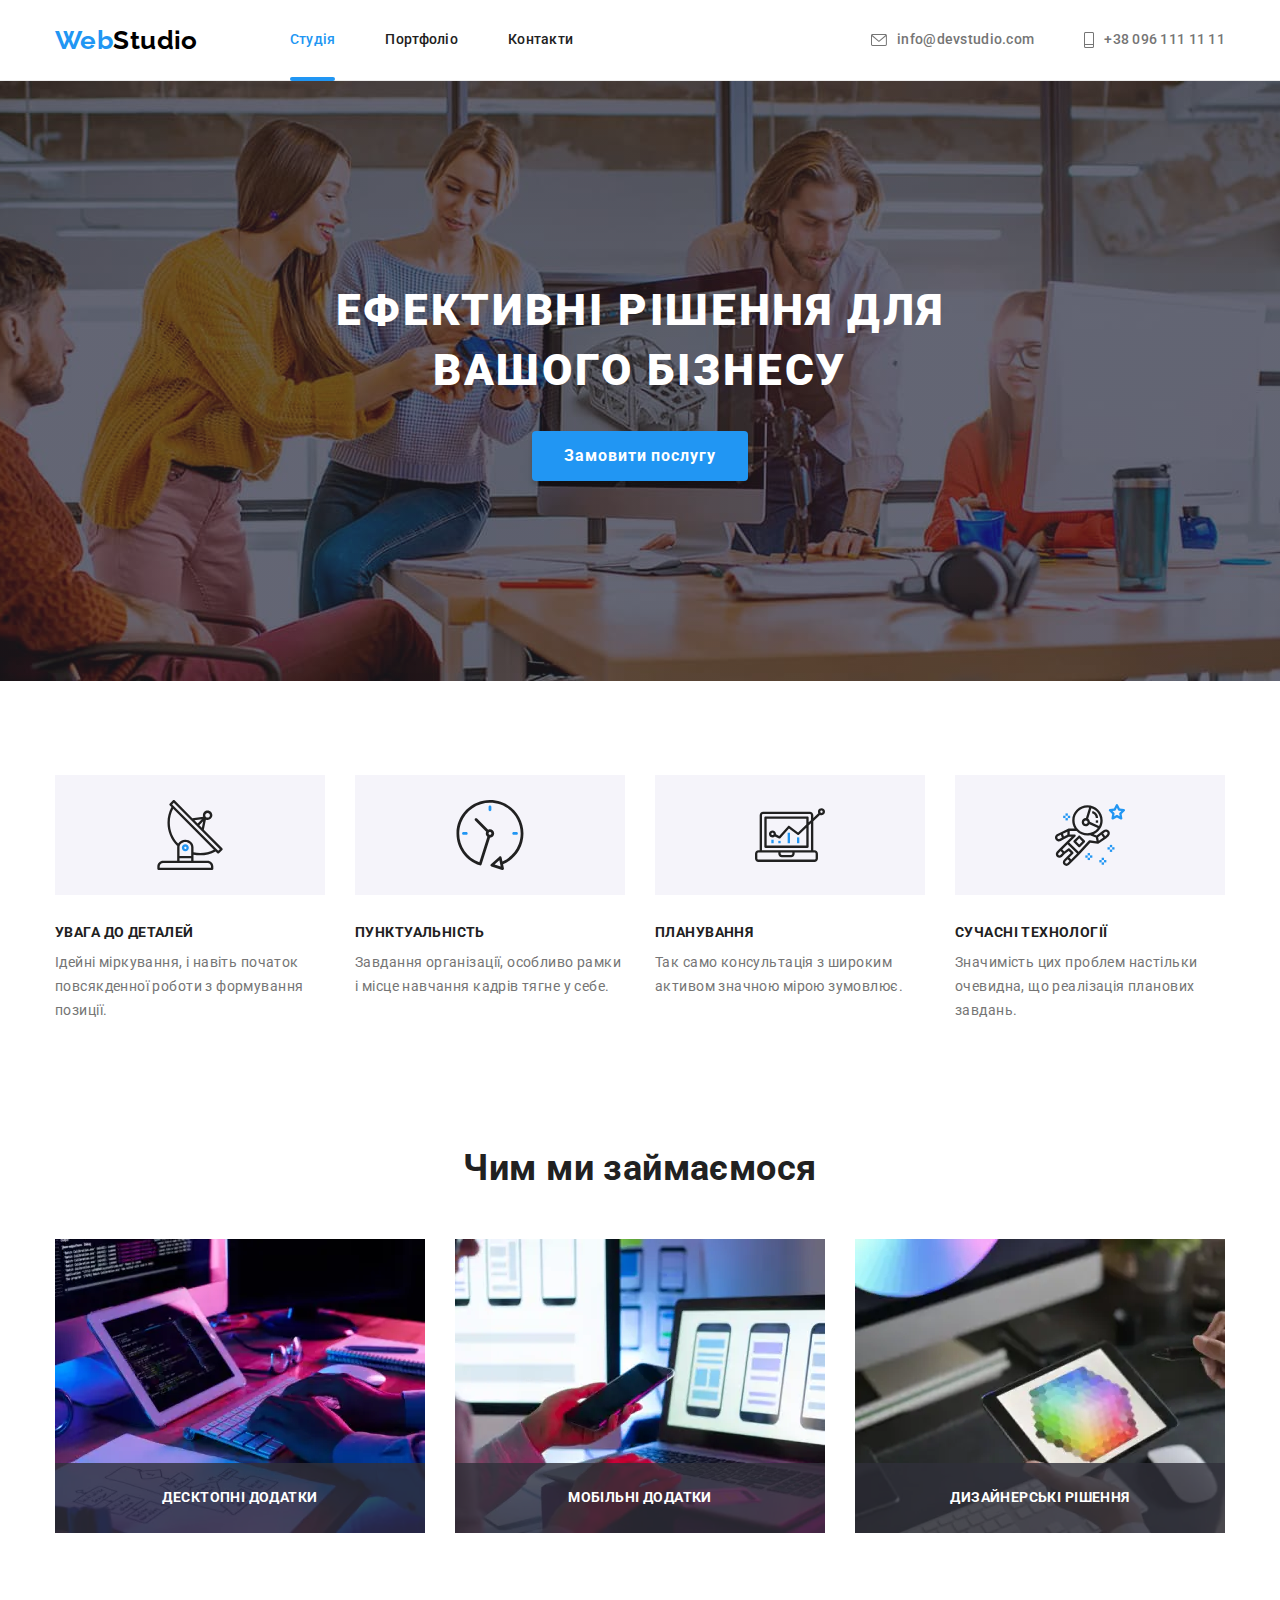
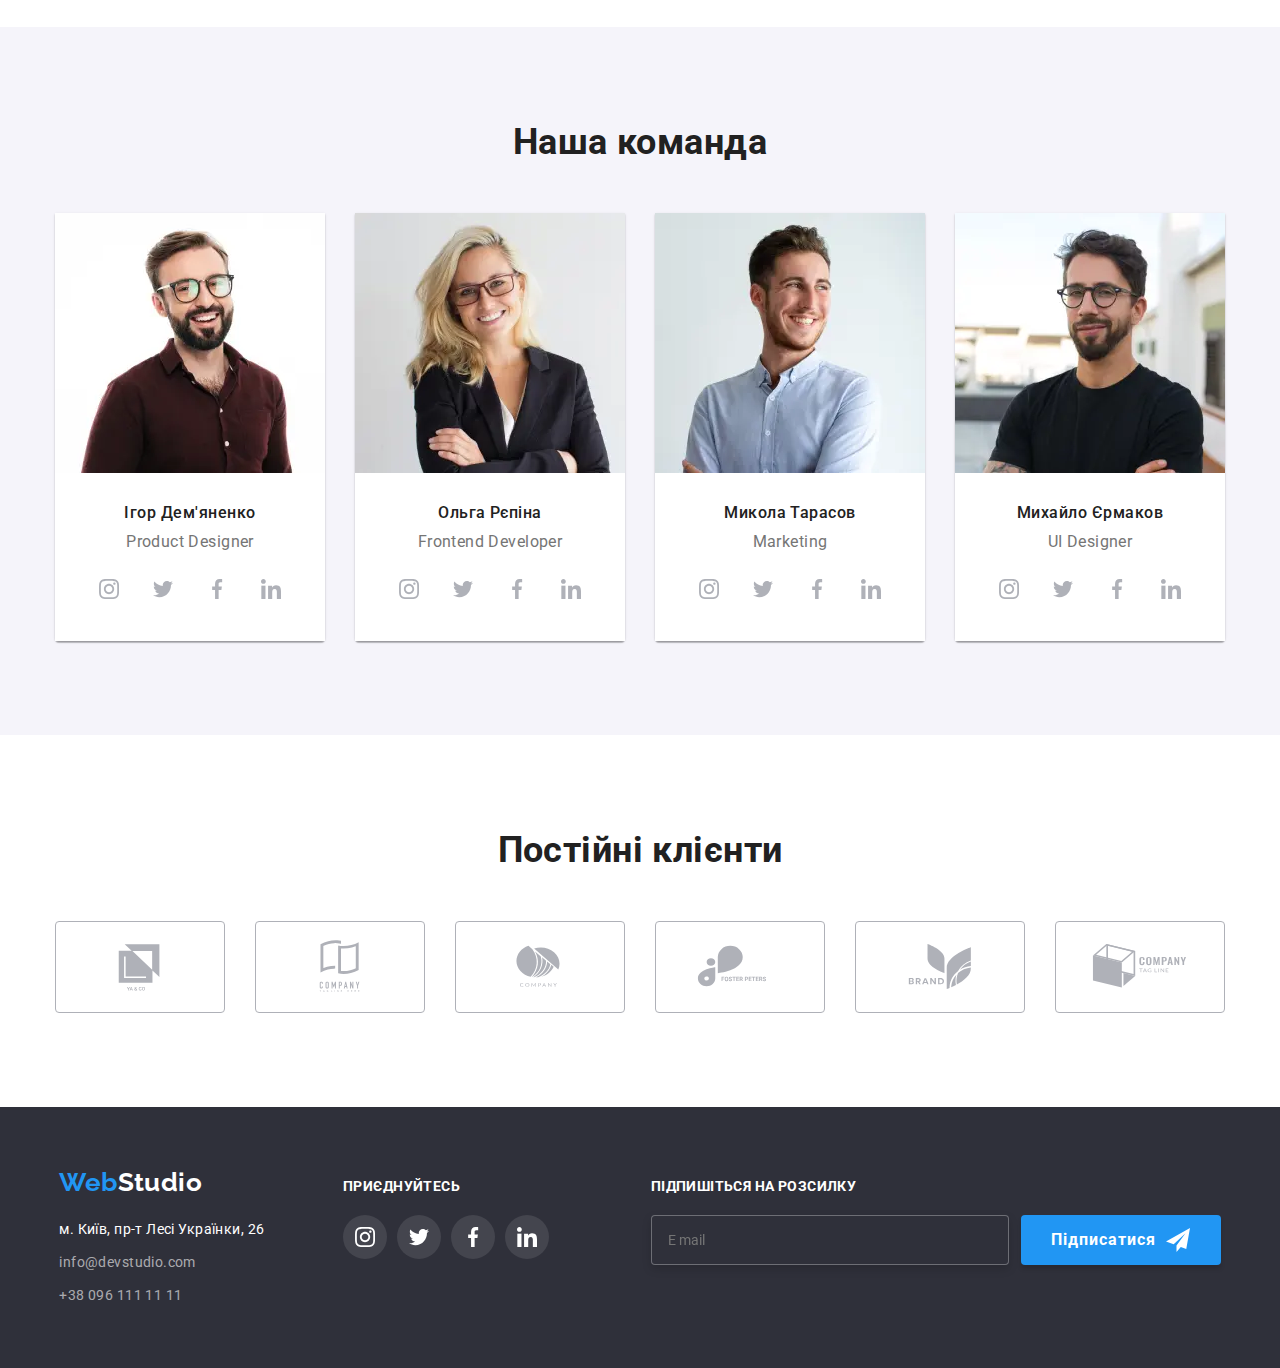
<file: index.html>
<!DOCTYPE html>
<html lang="en">
  <head>
    <meta charset="UTF-8" />
    <meta name="viewport" content="width=device-width, initial-scale=1.0" />
    <title>Студія</title>
    <link rel="preconnect" href="https://fonts.googleapis.com" />
    <link rel="preconnect" href="https://fonts.gstatic.com" crossorigin />
    <link
      href="https://fonts.googleapis.com/css2?family=Raleway:wght@700&family=Roboto:wght@400;500;700;900&display=swap"
      rel="stylesheet"
    />
    <link
      rel="stylesheet"
      href="https://cdn.jsdelivr.net/npm/modern-normalize@1.1.0/modern-normalize.min.css"
    />
    <link rel="stylesheet" href="./css/main.min.css" />
  </head>
  <body>
    <header class="page-header">
      <div class="container page-header__container">
        <nav class="page-navigation">
          <a href="./index.html" class="webstudio link"
            ><span class="webstudio__weblogo">Web</span
            ><span class="webstudio__weblogo_theme_black">Studio</span></a
          >
          <ul class="menu list">
            <li class="menu__item">
              <a href="./index.html" class="menu__link link menu__link_current">Студія</a>
            </li>
            <li class="menu__item">
              <a href="./portfolio.html" class="menu__link link">Портфоліо</a>
            </li>
            <li class="menu__item">
              <a href="#contacts" class="menu__link link">Контакти</a>
            </li>
          </ul>
        </nav>
        <button type="button" class="open-mobile-menu-btn js-open-menu">
          <svg class="open-mobile-menu-btn__icon">
            <use href="./images/icons.svg#icon-burger"></use>
          </svg>
        </button>
        <ul class="page-contacts list">
          <li class="page-contacts__item">
            <a href="mailto:info@devstudio.com" class="page-contacts__link link">
              <svg aria-label="Mail" class="page-contacts__img" width="16" height="12">
                <use href="./images/icons.svg#icon-mail"></use>
              </svg>
              <span>info@devstudio.com</span></a
            >
          </li>
          <li class="page-contacts__item">
            <a href="tel:+380961111111" class="page-contacts__link link">
              <svg aria-label="Smartphone" class="page-contacts__img" width="10" height="16">
                <use href="./images/icons.svg#icon-smartphone"></use>
              </svg>
              <span>+38 096 111 11 11</span>
            </a>
          </li>
        </ul>
      </div>
      <div class="mobile-menu js-menu-container">
        <div class="mobile-menu__container container">
          <button class="mobile-menu__close-btn js-close-menu">
            <svg class="mobile-menu__close-icon">
              <use href="./images/icons.svg#icon-close"></use>
            </svg>
          </button>
          <ul class="mobile-nav list">
            <li class="mobile-nav__item">
              <a href="./index.html" class="mobile-nav__link link current">Студія</a>
            </li>
            <li class="mobile-nav__item">
              <a href="./portfolio.html" class="mobile-nav__link link">Портфоліо</a>
            </li>
            <li class="mobile-nav__item">
              <a href="#contacts" class="mobile-nav__link link">Контакти</a>
            </li>
          </ul>
          <ul class="mobile-contacts list">
            <li class="mobile-contacts__item">
              <a href="tel:+380961111111" class="mobile-contacts__link link">+38 096 111 11 11</a>
            </li>
            <li class="mobile-contacts__item">
              <a
                href="mailto:info@devstudio.com"
                class="mobile-contacts__link mobile-contacts__mail link"
                >info@devstudio.com</a
              >
            </li>
          </ul>
          <ul class="mobile-social-network list">
            <li class="mobile-social-network__item">
              <a href="#" class="mobile-social-network__link link">Instagram</a>
            </li>
            <li class="mobile-social-network__item">
              <a href="#" class="mobile-social-network__link link">Twitter</a>
            </li>
            <li class="mobile-social-network__item">
              <a href="#" class="mobile-social-network__link link">Facebook</a>
            </li>
            <li class="mobile-social-network__item">
              <a href="#" class="mobile-social-network__link link">LinkedIn</a>
            </li>
          </ul>
        </div>
      </div>
    </header>
    <main>
      <section class="feature">
        <div class="container feature__container">
          <h1 class="feature__title">Ефективні рішення для вашого бізнесу</h1>
          <button class="modal-open-btn buttoncursor" type="button" data-modal-open>
            Замовити послугу
          </button>
        </div>
      </section>
      <section class="characteristic section">
        <div class="container">
          <h2 class="visually-hidden">Особливості</h2>
          <ul class="characteristic-list list">
            <li class="characteristic-list__item">
              <div class="characteristic-list__container">
                <svg aria-label="Antenna" class="characteristic-list__img" width="70" height="70">
                  <use href="./images/icons.svg#icon-antenna"></use>
                </svg>
              </div>
              <h3 class="characteristic-list__name">Увага до деталей</h3>
              <p class="characteristic-list__description">
                Ідейні міркування, і навіть початок повсякденної роботи з формування позиції.
              </p>
            </li>
            <li class="characteristic-list__item">
              <div class="characteristic-list__container">
                <svg aria-label="Clock" class="characteristic-list__img" width="70" height="70">
                  <use href="./images/icons.svg#icon-clock"></use>
                </svg>
              </div>
              <h3 class="characteristic-list__name">Пунктуальність</h3>
              <p class="characteristic-list__description">
                Завдання організації, особливо рамки і місце навчання кадрів тягне у себе.
              </p>
            </li>
            <li class="characteristic-list__item">
              <div class="characteristic-list__container">
                <svg aria-label="Diagram" class="characteristic-list__img" width="70" height="70">
                  <use href="./images/icons.svg#icon-diagram"></use>
                </svg>
              </div>
              <h3 class="characteristic-list__name">Планування</h3>
              <p class="characteristic-list__description">
                Так само консультація з широким активом значною мірою зумовлює.
              </p>
            </li>
            <li class="characteristic-list__item">
              <div class="characteristic-list__container">
                <svg aria-label="Astronaut" class="characteristic-list__img" width="70" height="70">
                  <use href="./images/icons.svg#icon-astronaut"></use>
                </svg>
              </div>
              <h3 class="characteristic-list__name">Сучасні технології</h3>
              <p class="characteristic-list__description">
                Значимість цих проблем настільки очевидна, що реалізація планових завдань.
              </p>
            </li>
          </ul>
        </div>
      </section>
      <section class="what-we-do">
        <div class="container">
          <h2 class="title">Чим ми займаємося</h2>
          <ul class="work-list list">
            <li class="work-list__item">
              <div class="what-we-do-container">
                <picture>
                  <source
                    srcset="./images/box1-desktop.webp 1x, ./images/box1-desktop@2x.webp 2x"
                    media="(min-width: 1200px)"
                    type="image/webp"
                  />
                  <source
                    srcset="./images/box1-desktop.jpg 1x, ./images/box1-desktop@2x.jpg 2x"
                    media="(min-width: 1200px)"
                  />
                  <img src="./images/box1-desktop.jpg" alt="Work on PC" class="work-list__photo" />
                </picture>
                <p class="what-we-do-overlay">Десктопні додатки</p>
              </div>
            </li>
            <li class="work-list__item">
              <div class="what-we-do-container">
                <picture>
                  <source
                    srcset="./images/box2-desktop.webp 1x, ./images/box2-desktop@2x.webp 2x"
                    media="(min-width: 1200px)"
                    type="image/webp"
                  />
                  <source
                    srcset="./images/box2-desktop.jpg 1x, ./images/box2-desktop@2x.jpg 2x"
                    media="(min-width: 1200px)"
                  />
                  <img
                    src="./images/box2-desktop.jpg"
                    alt="Work on notebook"
                    class="work-list__photo"
                  />
                </picture>
                <p class="what-we-do-overlay">Мобільні додатки</p>
              </div>
            </li>
            <li class="work-list__item">
              <div class="what-we-do-container">
                <picture>
                  <source
                    srcset="./images/box3-desktop.webp 1x, ./images/box3-desktop@2x.webp 2x"
                    media="(min-width: 1200px)"
                    type="image/webp"
                  />
                  <source
                    srcset="./images/box3-desktop.jpg 1x, ./images/box3-desktop@2x.jpg 2x"
                    media="(min-width: 1200px)"
                  />
                  <img src="./images/box3-desktop.jpg" alt="Work on GP" class="work-list__photo" />
                </picture>
                <p class="what-we-do-overlay">Дизайнерські рішення</p>
              </div>
            </li>
          </ul>
        </div>
      </section>
      <section class="our-team section">
        <div class="container">
          <h2 class="title">Наша команда</h2>
          <ul class="workers-list list">
            <li class="workers-list__item">
              <picture>
                <source
                  srcset="./images/team1-desktop.webp 1x, ./images/team1-desktop@2x.webp 2x"
                  media="(min-width: 1200px)"
                  type="image/webp"
                />
                <source
                  srcset="./images/team1-desktop.jpg 1x, ./images/team1-desktop@2x.jpg 2x"
                  media="(min-width: 1200px)"
                />
                <source
                  srcset="./images/team1-tablet.webp 1x, ./images/team1-tablet@2x.webp 2x"
                  media="(min-width: 768px)"
                  type="image/webp"
                />
                <source
                  srcset="./images/team1-tablet.jpg 1x, ./images/team1-tablet@2x.jpg 2x"
                  media="(min-width: 768px)"
                />
                <source
                  srcset="./images/team1-mobile.webp 1x, ./images/team1-mobile@2x.webp 2x"
                  media="(max-width: 767px)"
                  type="image/webp"
                />
                <source
                  srcset="./images/team1-mobile.jpg 1x, ./images/team1-mobile@2x.jpg 2x"
                  media="(max-width: 767px)"
                />
                <img src="./images/team1-mobile.jpg" alt="IgorPhoto" class="workers-list__photo" />
              </picture>
              <div class="workers-list__container">
                <h3 class="workers-list__name">Ігор Дем'яненко</h3>
                <p class="workers-list__job">Product Designer</p>
                <ul class="social-list list">
                  <li class="social-list__item">
                    <a href="" class="social-list__link">
                      <svg aria-label="Social" class="social-list__icon" width="20" height="20">
                        <use href="./images/icons.svg#icon-instagram"></use>
                      </svg>
                    </a>
                  </li>
                  <li class="social-list__item">
                    <a href="" class="social-list__link">
                      <svg aria-label="Social" class="social-list__icon" width="20" height="20">
                        <use href="./images/icons.svg#icon-twitter"></use>
                      </svg>
                    </a>
                  </li>
                  <li class="social-list__item">
                    <a href="" class="social-list__link">
                      <svg aria-label="Social" class="social-list__icon" width="20" height="20">
                        <use href="./images/icons.svg#icon-facebook"></use>
                      </svg>
                    </a>
                  </li>
                  <li class="social-list__item">
                    <a href="" class="social-list__link">
                      <svg aria-label="Social" class="social-list__icon" width="20" height="20">
                        <use href="./images/icons.svg#icon-linkedin"></use>
                      </svg>
                    </a>
                  </li>
                </ul>
              </div>
            </li>
            <li class="workers-list__item">
              <picture>
                <source
                  srcset="./images/team2-desktop.webp 1x, ./images/team2-desktop@2x.webp 2x"
                  media="(min-width: 1200px)"
                  type="image/webp"
                />
                <source
                  srcset="./images/team2-desktop.jpg 1x, ./images/team2-desktop@2x.jpg 2x"
                  media="(min-width: 1200px)"
                />
                <source
                  srcset="./images/team2-tablet.webp 1x, ./images/team2-tablet@2x.webp 2x"
                  media="(min-width: 768px)"
                  type="image/webp"
                />
                <source
                  srcset="./images/team2-tablet.jpg 1x, ./images/team2-tablet@2x.jpg 2x"
                  media="(min-width: 768px)"
                />
                <source
                  srcset="./images/team2-mobile.webp 1x, ./images/team2-mobile@2x.webp 2x"
                  media="(max-width: 767px)"
                  type="image/webp"
                />
                <source
                  srcset="./images/team2-mobile.jpg 1x, ./images/team2-mobile@2x.jpg 2x"
                  media="(max-width: 767px)"
                />
                <img src="./images/team2-mobile.jpg" alt="OlgaPhoto" class="workers-list__photo" />
              </picture>
              <div class="workers-list__container">
                <h3 class="workers-list__name">Ольга Рєпіна</h3>
                <p class="workers-list__job">Frontend Developer</p>
                <ul class="social-list list">
                  <li class="social-list__item">
                    <a href="#" class="social-list__link">
                      <svg aria-label="Social" class="social-list__icon" width="20" height="20">
                        <use href="./images/icons.svg#icon-instagram"></use>
                      </svg>
                    </a>
                  </li>
                  <li class="social-list__item">
                    <a href="#" class="social-list__link">
                      <svg aria-label="Social" class="social-list__icon" width="20" height="20">
                        <use href="./images/icons.svg#icon-twitter"></use>
                      </svg>
                    </a>
                  </li>
                  <li class="social-list__item">
                    <a href="#" class="social-list__link">
                      <svg aria-label="Social" class="social-list__icon" width="20" height="20">
                        <use href="./images/icons.svg#icon-facebook"></use>
                      </svg>
                    </a>
                  </li>
                  <li class="social-list__item">
                    <a href="#" class="social-list__link">
                      <svg aria-label="Social" class="social-list__icon" width="20" height="20">
                        <use href="./images/icons.svg#icon-linkedin"></use>
                      </svg>
                    </a>
                  </li>
                </ul>
              </div>
            </li>
            <li class="workers-list__item">
              <picture>
                <source
                  srcset="./images/team3-desktop.webp 1x, ./images/team3-desktop@2x.webp 2x"
                  media="(min-width: 1200px)"
                  type="image/webp"
                />
                <source
                  srcset="./images/team3-desktop.jpg 1x, ./images/team3-desktop@2x.jpg 2x"
                  media="(min-width: 1200px)"
                />
                <source
                  srcset="./images/team3-tablet.webp 1x, ./images/team3-tablet@2x.webp 2x"
                  media="(min-width: 768px)"
                  type="image/webp"
                />
                <source
                  srcset="./images/team3-tablet.jpg 1x, ./images/team3-tablet@2x.jpg 2x"
                  media="(min-width: 768px)"
                />
                <source
                  srcset="./images/team3-mobile.webp 1x, ./images/team3-mobile@2x.webp 2x"
                  media="(max-width: 767px)"
                  type="image/webp"
                />
                <source
                  srcset="./images/team3-mobile.jpg 1x, ./images/team3-mobile@2x.jpg 2x"
                  media="(max-width: 767px)"
                />
                <img
                  src="./images/team3-mobile.jpg"
                  alt="MykolaPhoto"
                  class="workers-list__photo"
                />
              </picture>
              <div class="workers-list__container">
                <h3 class="workers-list__name">Микола Тарасов</h3>
                <p class="workers-list__job">Marketing</p>
                <ul class="social-list list">
                  <li class="social-list__item">
                    <a href="#" class="social-list__link">
                      <svg aria-label="Social" class="social-list__icon" width="20" height="20">
                        <use href="./images/icons.svg#icon-instagram"></use>
                      </svg>
                    </a>
                  </li>
                  <li class="social-list__item">
                    <a href="#" class="social-list__link">
                      <svg aria-label="Social" class="social-list__icon" width="20" height="20">
                        <use href="./images/icons.svg#icon-twitter"></use>
                      </svg>
                    </a>
                  </li>
                  <li class="social-list__item">
                    <a href="#" class="social-list__link">
                      <svg aria-label="Social" class="social-list__icon" width="20" height="20">
                        <use href="./images/icons.svg#icon-facebook"></use>
                      </svg>
                    </a>
                  </li>
                  <li class="social-list__item">
                    <a href="#" class="social-list__link">
                      <svg aria-label="Social" class="social-list__icon" width="20" height="20">
                        <use href="./images/icons.svg#icon-linkedin"></use>
                      </svg>
                    </a>
                  </li>
                </ul>
              </div>
            </li>
            <li class="workers-list__item">
              <picture>
                <source
                  srcset="./images/team4-desktop.webp 1x, ./images/team4-desktop@2x.webp 2x"
                  media="(min-width: 1200px)"
                  type="image/webp"
                />
                <source
                  srcset="./images/team4-desktop.jpg 1x, ./images/team4-desktop@2x.jpg 2x"
                  media="(min-width: 1200px)"
                />
                <source
                  srcset="./images/team4-tablet.webp 1x, ./images/team4-tablet@2x.webp 2x"
                  media="(min-width: 768px)"
                  type="image/webp"
                />
                <source
                  srcset="./images/team4-tablet.jpg 1x, ./images/team4-tablet@2x.jpg 2x"
                  media="(min-width: 768px)"
                />
                <source
                  srcset="./images/team4-mobile.webp 1x, ./images/team4-mobile@2x.webp 2x"
                  media="(max-width: 767px)"
                  type="image/webp"
                />
                <source
                  srcset="./images/team4-mobile.jpg 1x, ./images/team4-mobile@2x.jpg 2x"
                  media="(max-width: 767px)"
                />
                <img src="./images/team4-mobile.jpg" alt="Mykhaylo" class="workers-list__photo" />
              </picture>
              <div class="workers-list__container">
                <h3 class="workers-list__name">Михайло Єрмаков</h3>
                <p class="workers-list__job">UI Designer</p>
                <ul class="social-list list">
                  <li class="social-list__item">
                    <a href="#" class="social-list__link">
                      <svg aria-label="Social" class="social-list__icon" width="20" height="20">
                        <use href="./images/icons.svg#icon-instagram"></use>
                      </svg>
                    </a>
                  </li>
                  <li class="social-list__item">
                    <a href="#" class="social-list__link">
                      <svg aria-label="Social" class="social-list__icon" width="20" height="20">
                        <use href="./images/icons.svg#icon-twitter"></use>
                      </svg>
                    </a>
                  </li>
                  <li class="social-list__item">
                    <a href="#" class="social-list__link">
                      <svg aria-label="Social" class="social-list__icon" width="20" height="20">
                        <use href="./images/icons.svg#icon-facebook"></use>
                      </svg>
                    </a>
                  </li>
                  <li class="social-list__item">
                    <a href="#" class="social-list__link">
                      <svg aria-label="Social" class="social-list__icon" width="20" height="20">
                        <use href="./images/icons.svg#icon-linkedin"></use>
                      </svg>
                    </a>
                  </li>
                </ul>
              </div>
            </li>
          </ul>
        </div>
      </section>
      <section class="clients section">
        <div class="container">
          <h2 class="title">Постійні клієнти</h2>
          <ul class="clients-list list">
            <li class="clients-list__item">
              <a href="#" class="clients-list__link">
                <svg aria-label="Client icon" class="clients-list__icon" width="106" height="60">
                  <use href="./images/icons.svg#icon-logo1"></use>
                </svg>
              </a>
            </li>
            <li class="clients-list__item">
              <a href="#" class="clients-list__link">
                <svg aria-label="Client icon" class="clients-list__icon" width="106" height="60">
                  <use href="./images/icons.svg#icon-logo2"></use>
                </svg>
              </a>
            </li>
            <li class="clients-list__item">
              <a href="#" class="clients-list__link">
                <svg aria-label="Client icon" class="clients-list__icon" width="106" height="60">
                  <use href="./images/icons.svg#icon-logo3"></use>
                </svg>
              </a>
            </li>
            <li class="clients-list__item">
              <a href="#" class="clients-list__link">
                <svg aria-label="Client icon" class="clients-list__icon" width="106" height="60">
                  <use href="./images/icons.svg#icon-logo4"></use>
                </svg>
              </a>
            </li>
            <li class="clients-list__item">
              <a href="#" class="clients-list__link">
                <svg aria-label="Client icon" class="clients-list__icon" width="106" height="60">
                  <use href="./images/icons.svg#icon-logo5"></use>
                </svg>
              </a>
            </li>
            <li class="clients-list__item">
              <a href="#" class="clients-list__link">
                <svg aria-label="Client icon" class="clients-list__icon" width="106" height="60">
                  <use href="./images/icons.svg#icon-logo6"></use>
                </svg>
              </a>
            </li>
          </ul>
        </div>
      </section>
    </main>
    <footer class="page-footer">
      <div class="footer-container container">
        <div class="footer-container__first-container">
          <a href="./index.html" class="webstudio-footer link"
            ><span class="webstudio__weblogo">Web</span
            ><span class="webstudio__weblogo_theme_white">Studio</span></a
          >
          <address class="address-footer">
            <ul class="address-list list">
              <li class="address-list__item">
                <a
                  href="https://goo.gl/maps/CPtrU1FHBa2aNyZL9"
                  target="_blank"
                  rel="noopener noreferrer nofollow"
                  class="address-list__address link"
                  >м. Київ, пр-т Лесі Українки, 26
                </a>
              </li>
              <li class="address-list__item">
                <a href="mailto:info@devstudio.com" class="address-list__contacts link"
                  >info@devstudio.com</a
                >
              </li>
              <li class="address-list__item">
                <a href="tel:+380961111111" class="address-list__contacts link"
                  >+38 096 111 11 11</a
                >
              </li>
            </ul>
          </address>
        </div>
        <div class="footer-container__second-container">
          <p class="footer-container__header-join">Приєднуйтесь</p>
          <ul class="social-list list">
            <li class="social-list__item">
              <a href="#" class="social-list__link_position_footer">
                <svg
                  aria-label="Social"
                  class="social-list__icon_position_footer"
                  width="20"
                  height="20"
                >
                  <use href="./images/icons.svg#icon-instagram"></use>
                </svg>
              </a>
            </li>
            <li class="social-list__item">
              <a href="#" class="social-list__link_position_footer">
                <svg
                  aria-label="Social"
                  class="social-list__icon_position_footer"
                  width="20"
                  height="20"
                >
                  <use href="./images/icons.svg#icon-twitter"></use>
                </svg>
              </a>
            </li>
            <li class="social-list__item">
              <a href="#" class="social-list__link_position_footer">
                <svg
                  aria-label="Social"
                  class="social-list__icon_position_footer"
                  width="20"
                  height="20"
                >
                  <use href="./images/icons.svg#icon-facebook"></use>
                </svg>
              </a>
            </li>
            <li class="social-list__item">
              <a href="#" class="social-list__link_position_footer">
                <svg
                  aria-label="Social"
                  class="social-list__icon_position_footer"
                  width="20"
                  height="20"
                >
                  <use href="./images/icons.svg#icon-linkedin"></use>
                </svg>
              </a>
            </li>
          </ul>
        </div>
        <form class="footer-form">
          <p class="footer-form__text">Підпишіться на розсилку</p>
          <div class="footer-form__container">
            <label class="footer-form__field">
              <input
                name="email"
                type="email"
                placeholder="E mail"
                required
                class="footer-form__input"
              />
            </label>
            <button type="submit" class="footer-form__button">
              Підписатися
              <svg class="footer-form__icon" width="24" height="24">
                <use href="./images/icons.svg#icon-send"></use>
              </svg>
            </button>
          </div>
        </form>
      </div>
    </footer>
    <div class="backdrop is-hidden" data-modal>
      <div class="modal">
        <button type="button" class="modal-close-btn" data-modal-close>
          <svg class="modal-close-btn__icon" width="18" height="18">
            <use href="./images/icons.svg#icon-close"></use>
          </svg>
        </button>
        <form class="modal-form">
          <p class="modal-form__title">Залиште свої дані, ми вам передзвонимо</p>
          <label class="modal-form__field">
            Ім'я
            <span class="modal-form__field_wrapper">
              <input
                type="text"
                name="user_name"
                pattern="[a-zA-Zа-яА-яІіЇї]+"
                required
                class="modal-form__input"
              />
              <svg class="modal-form__icon" width="18" height="18">
                <use href="./images/icons.svg#icon-modal-person"></use>
              </svg>
            </span>
          </label>
          <label class="modal-form__field">
            Телефон
            <span class="modal-form__field_wrapper">
              <input type="tel" name="user_phone" required class="modal-form__input" />
              <svg class="modal-form__icon" width="18" height="18">
                <use href="./images/icons.svg#icon-modal-phone"></use>
              </svg>
            </span>
          </label>
          <label class="modal-form__field">
            Пошта
            <span class="modal-form__field_wrapper">
              <input type="email" name="user_email" required class="modal-form__input" />
              <svg class="modal-form__icon" width="18" height="18">
                <use href="./images/icons.svg#icon-modal-mail"></use>
              </svg>
            </span>
          </label>
          <label class="modal-form__field">
            Коментар
            <textarea
              name="user_comment"
              placeholder="Введіть текст"
              class="modal-form__textarea"
            ></textarea>
          </label>
          <label class="modal-form__check-field">
            <input type="checkbox" name="user_policy" class="modal-form__check visually-hidden" />
            <svg class="modal-form__check-own">
              <use
                href="./images/icons.svg#icon-modal-checkbox"
                class="modal-form__check-icon"
              ></use>
            </svg>
            <span class="modal-form__policy-text">Погоджуюся з розсилкою та приймаю &nbsp;</span
            ><a class="modal-form__policy-link" href="#">Умови договору</a>
          </label>
          <button type="submit" class="modal-form__submit">Відправити</button>
        </form>
      </div>
    </div>
    <script src="./js/modal.js"></script>
    <script src="./js/mobile-menu.js"></script>
  </body>
</html>
</file>
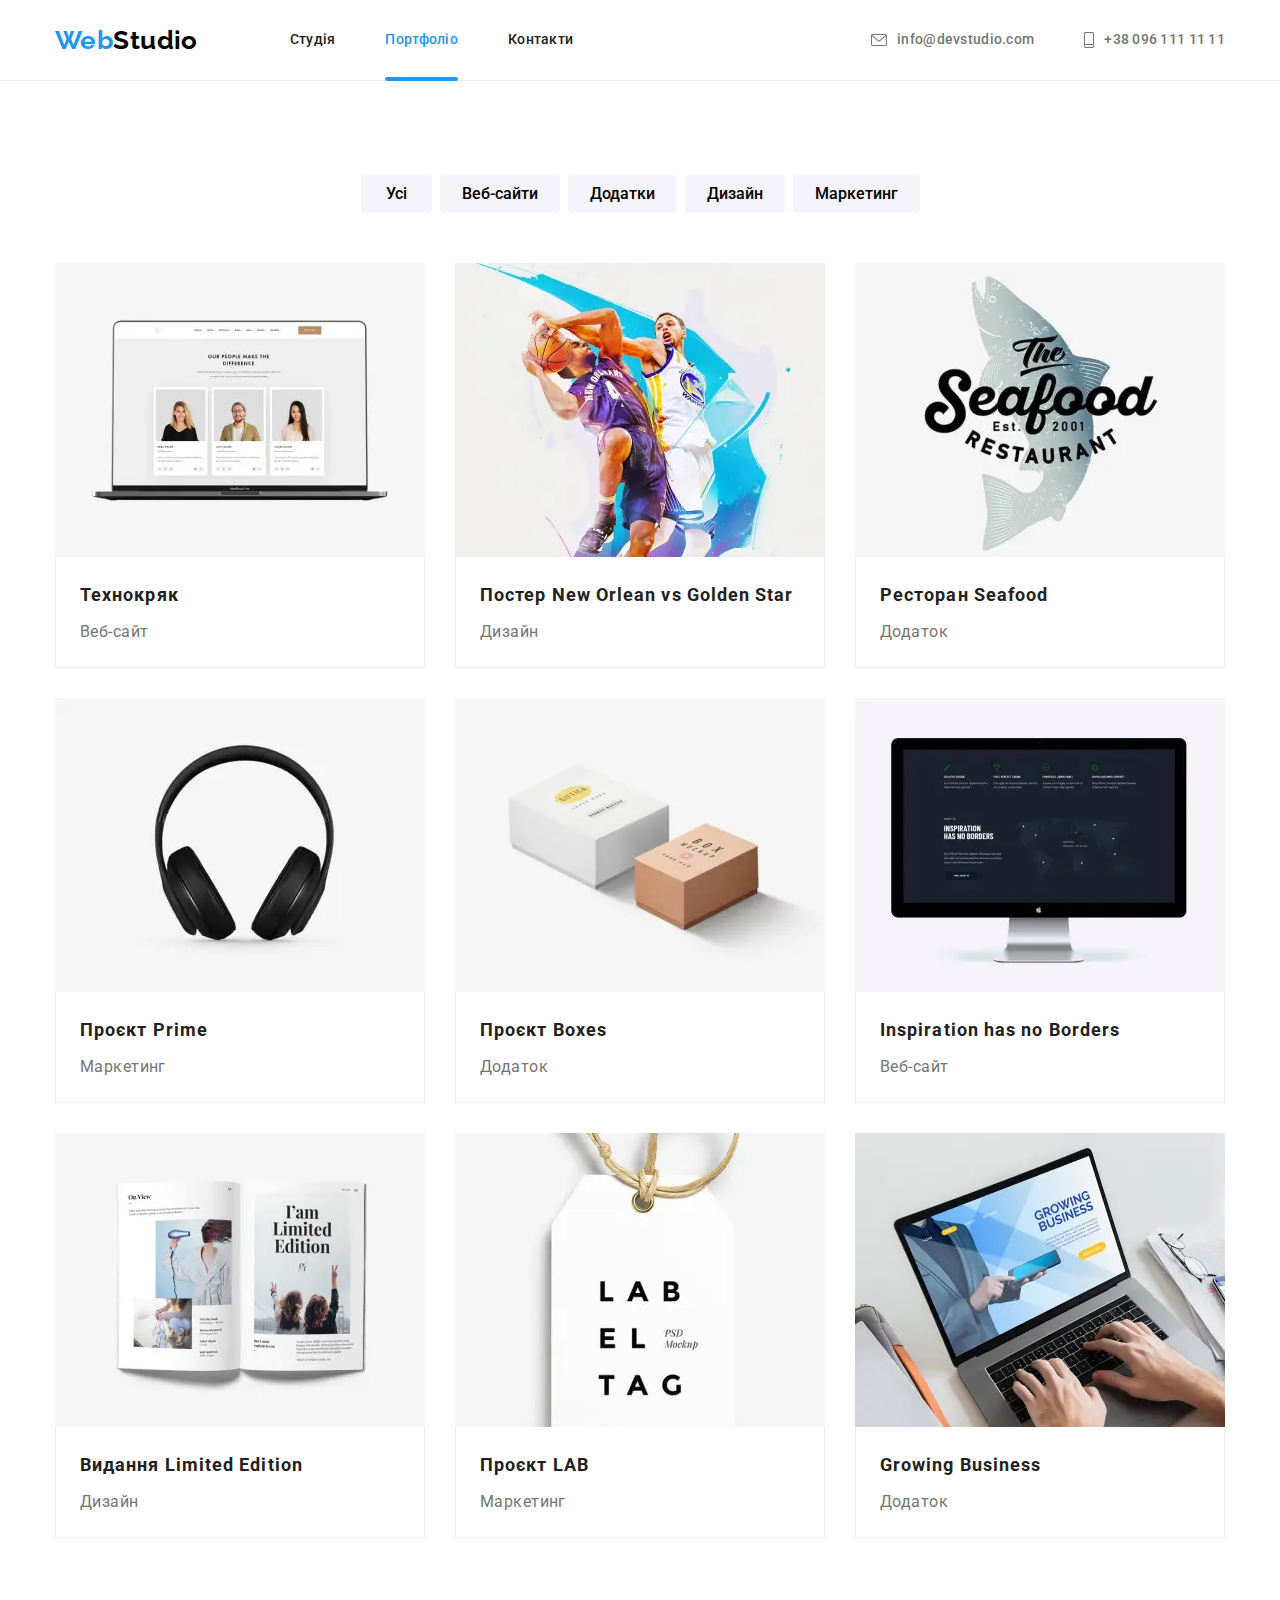
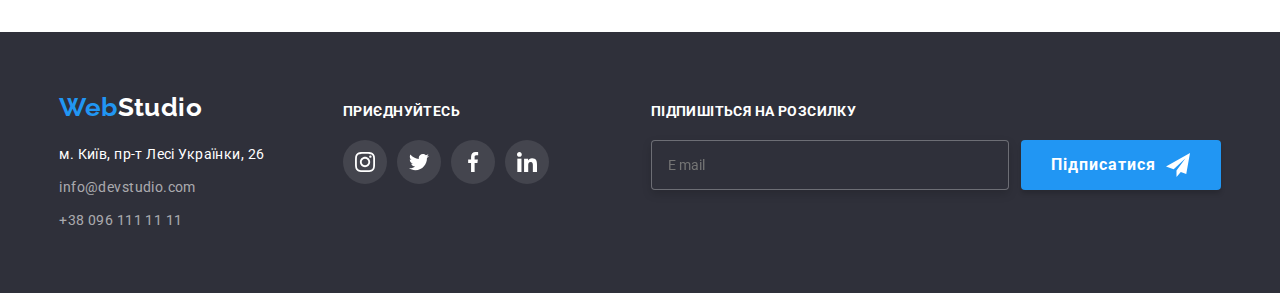
<file: portfolio.html>
<!DOCTYPE html>
<html lang="uk">
  <head>
    <meta charset="UTF-8" />
    <meta name="viewport" content="width=device-width, initial-scale=1.0" />
    <title>Портфоліо</title>
    <link rel="preconnect" href="https://fonts.googleapis.com" />
    <link rel="preconnect" href="https://fonts.gstatic.com" crossorigin />
    <link
      href="https://fonts.googleapis.com/css2?family=Raleway:wght@700&family=Roboto:wght@400;500;700;900&display=swap"
      rel="stylesheet"
    />
    <link
      rel="stylesheet"
      href="https://cdn.jsdelivr.net/npm/modern-normalize@1.1.0/modern-normalize.min.css"
    />
    <link rel="stylesheet" href="./css/main.min.css" />
  </head>
  <body>
    <header class="page-header">
      <div class="container page-header__container">
        <nav class="page-navigation">
          <a href="./index.html" class="webstudio link"
            ><span class="webstudio__weblogo">Web</span
            ><span class="webstudio__weblogo_theme_black">Studio</span></a
          >
          <ul class="menu list">
            <li class="menu__item">
              <a href="./index.html" class="menu__link link">Студія</a>
            </li>
            <li class="menu__item">
              <a href="./portfolio.html" class="menu__link link menu__link_current">Портфоліо</a>
            </li>
            <li class="menu__item">
              <a href="#contacts" class="menu__link link">Контакти</a>
            </li>
          </ul>
        </nav>
        <button type="button" class="open-mobile-menu-btn js-open-menu">
          <svg class="open-mobile-menu-btn__icon">
            <use href="./images/icons.svg#icon-burger"></use>
          </svg>
        </button>
        <ul class="page-contacts list">
          <li class="page-contacts__item">
            <a href="mailto:info@devstudio.com" class="page-contacts__link link">
              <svg aria-label="Mail" class="page-contacts__img" width="16" height="12">
                <use href="./images/icons.svg#icon-mail"></use>
              </svg>
              <span>info@devstudio.com</span></a
            >
          </li>
          <li class="page-contacts__item">
            <a href="tel:+380961111111" class="page-contacts__link link">
              <svg aria-label="Smartphone" class="page-contacts__img" width="10" height="16">
                <use href="./images/icons.svg#icon-smartphone"></use>
              </svg>
              <span>+38 096 111 11 11</span>
            </a>
          </li>
        </ul>
      </div>
      <div class="mobile-menu js-menu-container">
        <div class="mobile-menu__container container">
          <button class="mobile-menu__close-btn js-close-menu">
            <svg class="mobile-menu__close-icon">
              <use href="./images/icons.svg#icon-close"></use>
            </svg>
          </button>
          <ul class="mobile-nav list">
            <li class="mobile-nav__item">
              <a href="./index.html" class="mobile-nav__link link">Студія</a>
            </li>
            <li class="mobile-nav__item">
              <a href="./portfolio.html" class="mobile-nav__link link current">Портфоліо</a>
            </li>
            <li class="mobile-nav__item">
              <a href="#contacts" class="mobile-nav__link link">Контакти</a>
            </li>
          </ul>
          <ul class="mobile-contacts list">
            <li class="mobile-contacts__item">
              <a href="tel:+380961111111" class="mobile-contacts__link link">+38 096 111 11 11</a>
            </li>
            <li class="mobile-contacts__item">
              <a
                href="mailto:info@devstudio.com"
                class="mobile-contacts__link mobile-contacts__mail link"
                >info@devstudio.com</a
              >
            </li>
          </ul>
          <ul class="mobile-social-network list">
            <li class="mobile-social-network__item">
              <a href="#" class="mobile-social-network__link link">Instagram</a>
            </li>
            <li class="mobile-social-network__item">
              <a href="#" class="mobile-social-network__link link">Twitter</a>
            </li>
            <li class="mobile-social-network__item">
              <a href="#" class="mobile-social-network__link link">Facebook</a>
            </li>
            <li class="mobile-social-network__item">
              <a href="#" class="mobile-social-network__link link">LinkedIn</a>
            </li>
          </ul>
        </div>
      </div>
    </header>
    <main>
      <section class="page-portfolio-projects section">
        <div class="container">
          <h1 class="buttons visually-hidden">Кнопки</h1>
          <ul class="buttons-list list">
            <li class="buttons-list__item">
              <button
                class="buttons-list__portfolio-buttons buttoncursor buttons-list__portfolio-buttons-all"
                type="button"
              >
                Усі
              </button>
            </li>
            <li class="buttons-list__item">
              <button class="buttons-list__portfolio-buttons buttoncursor" type="button">
                Веб-сайти
              </button>
            </li>
            <li class="buttons-list__item">
              <button class="buttons-list__portfolio-buttons buttoncursor" type="button">
                Додатки
              </button>
            </li>
            <li class="buttons-list__item">
              <button class="buttons-list__portfolio-buttons buttoncursor" type="button">
                Дизайн
              </button>
            </li>
            <li class="buttons-list__item">
              <button class="buttons-list__portfolio-buttons buttoncursor" type="button">
                Маркетинг
              </button>
            </li>
          </ul>
        </div>
        <div class="container">
          <ul class="portfolio-projects list">
            <li class="portfolio-projects__item">
              <a href="#" class="portfolio-projects__link link">
                <div class="portfolio-projects__image_wrapper">
                  <picture>
                    <source
                      srcset="./images/pf1-desktop.webp 1x, ./images/pf1-desktop@2x.webp 2x"
                      media="(min-width: 1200px)"
                      type="image/webp"
                    />
                    <source
                      srcset="./images/pf1-desktop.jpg 1x, ./images/pf1-desktop@2x.jpg 2x"
                      media="(min-width: 1200px)"
                    />
                    <source
                      srcset="./images/pf1-tablet.webp 1x, ./images/pf1-tablet@2x.webp 2x"
                      media="(min-width: 768px)"
                      type="image/webp"
                    />
                    <source
                      srcset="./images/pf1-tablet.jpg 1x, ./images/pf1-tablet@2x.jpg 2x"
                      media="(min-width: 768px)"
                    />
                    <source
                      srcset="./images/pf1-mobile.webp 1x, ./images/pf1-mobile@2x.webp 2x"
                      media="(max-width: 767px)"
                      type="image/webp"
                    />
                    <source
                      srcset="./images/pf1-mobile.jpg 1x, ./images/pf1-mobile@2x.jpg 2x"
                      media="(max-width: 767px)"
                    />
                    <img
                      src="./images/pf1-mobile.jpg"
                      alt="Notebook"
                      class="portfolio-projects__photo"
                    />
                  </picture>
                  <p class="overlay">
                    Ресурс пропонує комплексні пропозиції з різним рівнем функціоналу та сервісів.
                    Все це дозволить відвідувачу отримати вичерпні відомості про компанію чи
                    приватну особу.
                  </p>
                </div>
                <div class="portfolio-projects__container">
                  <h2 class="portfolio-projects__name">Технокряк</h2>
                  <p class="portfolio-projects__description">Веб-сайт</p>
                </div>
              </a>
            </li>
            <li class="portfolio-projects__item">
              <a href="#" class="portfolio-projects__link link">
                <div class="portfolio-projects__image_wrapper">
                  <picture>
                    <source
                      srcset="./images/pf2-desktop.webp 1x, ./images/pf2-desktop@2x.webp 2x"
                      media="(min-width: 1200px)"
                      type="image/webp"
                    />
                    <source
                      srcset="./images/pf2-desktop.jpg 1x, ./images/pf2-desktop@2x.jpg 2x"
                      media="(min-width: 1200px)"
                    />
                    <source
                      srcset="./images/pf2-tablet.webp 1x, ./images/pf2-tablet@2x.webp 2x"
                      media="(min-width: 768px)"
                      type="image/webp"
                    />
                    <source
                      srcset="./images/pf2-tablet.jpg 1x, ./images/pf2-tablet@2x.jpg 2x"
                      media="(min-width: 768px)"
                    />
                    <source
                      srcset="./images/pf2-mobile.webp 1x, ./images/pf2-mobile@2x.webp 2x"
                      media="(max-width: 767px)"
                      type="image/webp"
                    />
                    <source
                      srcset="./images/pf2-mobile.jpg 1x, ./images/pf2-mobile@2x.jpg 2x"
                      media="(max-width: 767px)"
                    />
                    <img
                      src="./images/pf2-mobile.jpg"
                      alt="Poster"
                      class="portfolio-projects__photo"
                    />
                  </picture>
                  <p class="overlay">
                    Ресурс пропонує комплексні пропозиції з різним рівнем функціоналу та сервісів.
                    Все це дозволить відвідувачу отримати вичерпні відомості про компанію чи
                    приватну особу.
                  </p>
                </div>
                <div class="portfolio-projects__container">
                  <h2 class="portfolio-projects__name smaller">Постер New Orlean vs Golden Star</h2>
                  <p class="portfolio-projects__description">Дизайн</p>
                </div>
              </a>
            </li>
            <li class="portfolio-projects__item">
              <a href="#" class="portfolio-projects__link link">
                <div class="portfolio-projects__image_wrapper">
                  <picture>
                    <source
                      srcset="./images/pf3-desktop.webp 1x, ./images/pf3-desktop@2x.webp 2x"
                      media="(min-width: 1200px)"
                      type="image/webp"
                    />
                    <source
                      srcset="./images/pf3-desktop.jpg 1x, ./images/pf3-desktop@2x.jpg 2x"
                      media="(min-width: 1200px)"
                    />
                    <source
                      srcset="./images/pf3-tablet.webp 1x, ./images/pf3-tablet@2x.webp 2x"
                      media="(min-width: 768px)"
                      type="image/webp"
                    />
                    <source
                      srcset="./images/pf3-tablet.jpg 1x, ./images/pf3-tablet@2x.jpg 2x"
                      media="(min-width: 768px)"
                    />
                    <source
                      srcset="./images/pf3-mobile.webp 1x, ./images/pf3-mobile@2x.webp 2x"
                      media="(max-width: 767px)"
                      type="image/webp"
                    />
                    <source
                      srcset="./images/pf3-mobile.jpg 1x, ./images/pf3-mobile@2x.jpg 2x"
                      media="(max-width: 767px)"
                    />
                    <img
                      src="./images/pf3-mobile.jpg"
                      alt="RestaurantLogo"
                      class="portfolio-projects__photo"
                    />
                  </picture>
                  <p class="overlay">
                    Ресурс пропонує комплексні пропозиції з різним рівнем функціоналу та сервісів.
                    Все це дозволить відвідувачу отримати вичерпні відомості про компанію чи
                    приватну особу.
                  </p>
                </div>
                <div class="portfolio-projects__container">
                  <h2 class="portfolio-projects__name">Ресторан Seafood</h2>
                  <p class="portfolio-projects__description">Додаток</p>
                </div>
              </a>
            </li>
            <li class="portfolio-projects__item">
              <a href="#" class="portfolio-projects__link link">
                <div class="portfolio-projects__image_wrapper">
                  <picture>
                    <source
                      srcset="./images/pf4-desktop.webp 1x, ./images/pf4-desktop@2x.webp 2x"
                      media="(min-width: 1200px)"
                      type="image/webp"
                    />
                    <source
                      srcset="./images/pf4-desktop.jpg 1x, ./images/pf4-desktop@2x.jpg 2x"
                      media="(min-width: 1200px)"
                    />
                    <source
                      srcset="./images/pf4-tablet.webp 1x, ./images/pf4-tablet@2x.webp 2x"
                      media="(min-width: 768px)"
                      type="image/webp"
                    />
                    <source
                      srcset="./images/pf4-tablet.jpg 1x, ./images/pf4-tablet@2x.jpg 2x"
                      media="(min-width: 768px)"
                    />
                    <source
                      srcset="./images/pf4-mobile.webp 1x, ./images/pf4-mobile@2x.webp 2x"
                      media="(max-width: 767px)"
                      type="image/webp"
                    />
                    <source
                      srcset="./images/pf4-mobile.jpg 1x, ./images/pf4-mobile@2x.jpg 2x"
                      media="(max-width: 767px)"
                    />
                    <img
                      src="./images/pf4-mobile.jpg"
                      alt="Headphones"
                      class="portfolio-projects__photo"
                    />
                  </picture>
                  <p class="overlay">
                    Ресурс пропонує комплексні пропозиції з різним рівнем функціоналу та сервісів.
                    Все це дозволить відвідувачу отримати вичерпні відомості про компанію чи
                    приватну особу.
                  </p>
                </div>
                <div class="portfolio-projects__container">
                  <h2 class="portfolio-projects__name">Проєкт Prime</h2>
                  <p class="portfolio-projects__description">Маркетинг</p>
                </div>
              </a>
            </li>
            <li class="portfolio-projects__item">
              <a href="#" class="portfolio-projects__link link">
                <div class="portfolio-projects__image_wrapper">
                  <picture>
                    <source
                      srcset="./images/pf5-desktop.webp 1x, ./images/pf5-desktop@2x.webp 2x"
                      media="(min-width: 1200px)"
                      type="image/webp"
                    />
                    <source
                      srcset="./images/pf5-desktop.jpg 1x, ./images/pf5-desktop@2x.jpg 2x"
                      media="(min-width: 1200px)"
                    />
                    <source
                      srcset="./images/pf5-tablet.webp 1x, ./images/pf5-tablet@2x.webp 2x"
                      media="(min-width: 768px)"
                      type="image/webp"
                    />
                    <source
                      srcset="./images/pf5-tablet.jpg 1x, ./images/pf5-tablet@2x.jpg 2x"
                      media="(min-width: 768px)"
                    />
                    <source
                      srcset="./images/pf5-mobile.webp 1x, ./images/pf5-mobile@2x.webp 2x"
                      media="(max-width: 767px)"
                      type="image/webp"
                    />
                    <source
                      srcset="./images/pf5-mobile.jpg 1x, ./images/pf5-mobile@2x.jpg 2x"
                      media="(max-width: 767px)"
                    />
                    <img
                      src="./images/pf5-mobile.jpg"
                      alt="Boxes"
                      class="portfolio-projects__photo"
                    />
                  </picture>
                  <p class="overlay">
                    Ресурс пропонує комплексні пропозиції з різним рівнем функціоналу та сервісів.
                    Все це дозволить відвідувачу отримати вичерпні відомості про компанію чи
                    приватну особу.
                  </p>
                </div>
                <div class="portfolio-projects__container">
                  <h2 class="portfolio-projects__name">Проєкт Boxes</h2>
                  <p class="portfolio-projects__description">Додаток</p>
                </div>
              </a>
            </li>
            <li class="portfolio-projects__item">
              <a href="#" class="portfolio-projects__link link">
                <div class="portfolio-projects__image_wrapper">
                  <picture>
                    <source
                      srcset="./images/pf6-desktop.webp 1x, ./images/pf6-desktop@2x.webp 2x"
                      media="(min-width: 1200px)"
                      type="image/webp"
                    />
                    <source
                      srcset="./images/pf6-desktop.jpg 1x, ./images/pf6-desktop@2x.jpg 2x"
                      media="(min-width: 1200px)"
                    />
                    <source
                      srcset="./images/pf6-tablet.webp 1x, ./images/pf6-tablet@2x.webp 2x"
                      media="(min-width: 768px)"
                      type="image/webp"
                    />
                    <source
                      srcset="./images/pf6-tablet.jpg 1x, ./images/pf6-tablet@2x.jpg 2x"
                      media="(min-width: 768px)"
                    />
                    <source
                      srcset="./images/pf6-mobile.webp 1x, ./images/pf6-mobile@2x.webp 2x"
                      media="(max-width: 767px)"
                      type="image/webp"
                    />
                    <source
                      srcset="./images/pf6-mobile.jpg 1x, ./images/pf6-mobile@2x.jpg 2x"
                      media="(max-width: 767px)"
                    />
                    <img
                      src="./images/pf6-mobile.jpg"
                      alt="Monitor"
                      class="portfolio-projects__photo"
                    />
                  </picture>
                  <p class="overlay">
                    Ресурс пропонує комплексні пропозиції з різним рівнем функціоналу та сервісів.
                    Все це дозволить відвідувачу отримати вичерпні відомості про компанію чи
                    приватну особу.
                  </p>
                </div>
                <div class="portfolio-projects__container">
                  <h2 class="portfolio-projects__name">Inspiration has no Borders</h2>
                  <p class="portfolio-projects__description">Веб-сайт</p>
                </div>
              </a>
            </li>
            <li class="portfolio-projects__item">
              <a href="#" class="portfolio-projects__link link">
                <div class="portfolio-projects__image_wrapper">
                  <picture>
                    <source
                      srcset="./images/pf7-desktop.webp 1x, ./images/pf7-desktop@2x.webp 2x"
                      media="(min-width: 1200px)"
                      type="image/webp"
                    />
                    <source
                      srcset="./images/pf7-desktop.jpg 1x, ./images/pf7-desktop@2x.jpg 2x"
                      media="(min-width: 1200px)"
                    />
                    <source
                      srcset="./images/pf7-tablet.webp 1x, ./images/pf7-tablet@2x.webp 2x"
                      media="(min-width: 768px)"
                      type="image/webp"
                    />
                    <source
                      srcset="./images/pf7-tablet.jpg 1x, ./images/pf7-tablet@2x.jpg 2x"
                      media="(min-width: 768px)"
                    />
                    <source
                      srcset="./images/pf7-mobile.webp 1x, ./images/pf7-mobile@2x.webp 2x"
                      media="(max-width: 767px)"
                      type="image/webp"
                    />
                    <source
                      srcset="./images/pf7-mobile.jpg 1x, ./images/pf7-mobile@2x.jpg 2x"
                      media="(max-width: 767px)"
                    />
                    <img
                      src="./images/pf7-mobile.jpg"
                      alt="Book"
                      class="portfolio-projects__photo"
                    />
                  </picture>
                  <p class="overlay">
                    Ресурс пропонує комплексні пропозиції з різним рівнем функціоналу та сервісів.
                    Все це дозволить відвідувачу отримати вичерпні відомості про компанію чи
                    приватну особу.
                  </p>
                </div>
                <div class="portfolio-projects__container">
                  <h2 class="portfolio-projects__name">Видання Limited Edition</h2>
                  <p class="portfolio-projects__description">Дизайн</p>
                </div>
              </a>
            </li>
            <li class="portfolio-projects__item">
              <a href="#" class="portfolio-projects__link link">
                <div class="portfolio-projects__image_wrapper">
                  <picture>
                    <source
                      srcset="./images/pf8-desktop.webp 1x, ./images/pf8-desktop@2x.webp 2x"
                      media="(min-width: 1200px)"
                      type="image/webp"
                    />
                    <source
                      srcset="./images/pf8-desktop.jpg 1x, ./images/pf8-desktop@2x.jpg 2x"
                      media="(min-width: 1200px)"
                    />
                    <source
                      srcset="./images/pf8-tablet.webp 1x, ./images/pf8-tablet@2x.webp 2x"
                      media="(min-width: 768px)"
                      type="image/webp"
                    />
                    <source
                      srcset="./images/pf8-tablet.jpg 1x, ./images/pf8-tablet@2x.jpg 2x"
                      media="(min-width: 768px)"
                    />
                    <source
                      srcset="./images/pf8-mobile.webp 1x, ./images/pf8-mobile@2x.webp 2x"
                      media="(max-width: 767px)"
                      type="image/webp"
                    />
                    <source
                      srcset="./images/pf8-mobile.jpg 1x, ./images/pf8-mobile@2x.jpg 2x"
                      media="(max-width: 767px)"
                    />
                    <img
                      src="./images/pf8-mobile.jpg"
                      alt="LabelTag"
                      class="portfolio-projects__photo"
                    />
                  </picture>
                  <p class="overlay">
                    Ресурс пропонує комплексні пропозиції з різним рівнем функціоналу та сервісів.
                    Все це дозволить відвідувачу отримати вичерпні відомості про компанію чи
                    приватну особу.
                  </p>
                </div>
                <div class="portfolio-projects__container">
                  <h2 class="portfolio-projects__name">Проєкт LAB</h2>
                  <p class="portfolio-projects__description">Маркетинг</p>
                </div>
              </a>
            </li>
            <li class="portfolio-projects__item">
              <a href="#" class="portfolio-projects__link link">
                <div class="portfolio-projects__image_wrapper">
                  <picture>
                    <source
                      srcset="./images/pf9-desktop.webp 1x, ./images/pf9-desktop@2x.webp 2x"
                      media="(min-width: 1200px)"
                      type="image/webp"
                    />
                    <source
                      srcset="./images/pf9-desktop.jpg 1x, ./images/pf9-desktop@2x.jpg 2x"
                      media="(min-width: 1200px)"
                    />
                    <source
                      srcset="./images/pf9-tablet.webp 1x, ./images/pf9-tablet@2x.webp 2x"
                      media="(min-width: 768px)"
                      type="image/webp"
                    />
                    <source
                      srcset="./images/pf9-tablet.jpg 1x, ./images/pf9-tablet@2x.jpg 2x"
                      media="(min-width: 768px)"
                    />
                    <source
                      srcset="./images/pf9-mobile.webp 1x, ./images/pf9-mobile@2x.webp 2x"
                      media="(max-width: 767px)"
                      type="image/webp"
                    />
                    <source
                      srcset="./images/pf9-mobile.jpg 1x, ./images/pf9-mobile@2x.jpg 2x"
                      media="(max-width: 767px)"
                    />
                    <img
                      src="./images/pf9-mobile.jpg"
                      alt="NotebookWork"
                      class="portfolio-projects__photo"
                    />
                  </picture>
                  <p class="overlay">
                    Ресурс пропонує комплексні пропозиції з різним рівнем функціоналу та сервісів.
                    Все це дозволить відвідувачу отримати вичерпні відомості про компанію чи
                    приватну особу.
                  </p>
                </div>
                <div class="portfolio-projects__container">
                  <h2 class="portfolio-projects__name">Growing Business</h2>
                  <p class="portfolio-projects__description">Додаток</p>
                </div>
              </a>
            </li>
          </ul>
        </div>
      </section>
    </main>
    <footer class="page-footer">
      <div class="footer-container container">
        <div class="footer-container__first-container">
          <a href="./index.html" class="webstudio-footer link"
            ><span class="webstudio__weblogo">Web</span
            ><span class="webstudio__weblogo_theme_white">Studio</span></a
          >
          <address class="address-footer">
            <ul class="address-list list">
              <li class="address-list__item">
                <a
                  href="https://goo.gl/maps/CPtrU1FHBa2aNyZL9"
                  target="_blank"
                  rel="noopener noreferrer nofollow"
                  class="address-list__address link"
                  >м. Київ, пр-т Лесі Українки, 26
                </a>
              </li>
              <li class="address-list__item">
                <a href="mailto:info@devstudio.com" class="address-list__contacts link"
                  >info@devstudio.com</a
                >
              </li>
              <li class="address-list__item">
                <a href="tel:+380961111111" class="address-list__contacts link"
                  >+38 096 111 11 11</a
                >
              </li>
            </ul>
          </address>
        </div>
        <div class="footer-container__second-container">
          <p class="footer-container__header-join">Приєднуйтесь</p>
          <ul class="social-list list">
            <li class="social-list__item">
              <a href="#" class="social-list__link_position_footer">
                <svg
                  aria-label="Social"
                  class="social-list__icon_position_footer"
                  width="20"
                  height="20"
                >
                  <use href="./images/icons.svg#icon-instagram"></use>
                </svg>
              </a>
            </li>
            <li class="social-list__item">
              <a href="#" class="social-list__link_position_footer">
                <svg
                  aria-label="Social"
                  class="social-list__icon_position_footer"
                  width="20"
                  height="20"
                >
                  <use href="./images/icons.svg#icon-twitter"></use>
                </svg>
              </a>
            </li>
            <li class="social-list__item">
              <a href="#" class="social-list__link_position_footer">
                <svg
                  aria-label="Social"
                  class="social-list__icon_position_footer"
                  width="20"
                  height="20"
                >
                  <use href="./images/icons.svg#icon-facebook"></use>
                </svg>
              </a>
            </li>
            <li class="social-list__item">
              <a href="#" class="social-list__link_position_footer">
                <svg
                  aria-label="Social"
                  class="social-list__icon_position_footer"
                  width="20"
                  height="20"
                >
                  <use href="./images/icons.svg#icon-linkedin"></use>
                </svg>
              </a>
            </li>
          </ul>
        </div>
        <form class="footer-form">
          <p class="footer-form__text">Підпишіться на розсилку</p>
          <div class="footer-form__container">
            <label class="footer-form__field">
              <input
                name="email"
                type="email"
                placeholder="E mail"
                required
                class="footer-form__input"
              />
            </label>
            <button type="submit" class="footer-form__button">
              Підписатися
              <svg class="footer-form__icon" width="24" height="24">
                <use href="./images/icons.svg#icon-send"></use>
              </svg>
            </button>
          </div>
        </form>
      </div>
    </footer>
    <script src="./js/mobile-menu.js"></script>
  </body>
</html>
</file>
<file: css/main.min.css>
:root{--primary-font: "Roboto", sans-serif;--logo-font: "Raleway", sans-serif;--primary-bg-color: #FFFFFF;--secondary-bg-color: #F5F4FA;--dark-bg-color: #2F303A;--primary-text-color: #212121;--primary-contact-color: #757575;--primary-accent-color: #2196F3;--secondary-accent-color: #188CE8;--primary-black: #000000;--transition-dur-and-func: 250ms cubic-bezier(0.4, 0, 0.2, 1)}.visually-hidden{position:absolute;white-space:nowrap;width:1px;height:1px;overflow:hidden;border:0;padding:0;clip:rect(0 0 0 0);clip-path:inset(50%);margin:-1px}.clients-list__link,.clients-list__item,.clients-list,.characteristic-list__container{display:inline-flex;align-items:center;justify-content:center}h1,h2,h3,h4,h5,h6,p{margin-top:0;margin-bottom:0}ol,ul{margin-top:0;margin-bottom:0;padding-left:0}img{display:block;max-width:100%;height:auto}.link{color:var(--primary-text-color);text-decoration:none;cursor:pointer;transition:color var(--transition-dur-and-func)}.list{list-style:none}.buttoncursor{cursor:pointer}body{font-family:var(--primary-font);background:var(--primary-bg-color);color:var(--primary-text-color);font-size:14px;letter-spacing:.03em}.section{padding-top:60px;padding-bottom:60px}@media screen and (min-width: 1200px){.section{padding-top:94px;padding-bottom:94px}}.container{padding-left:15px;padding-right:15px}@media screen and (min-width: 480px){.container{width:480px;margin-left:auto;margin-right:auto}}@media screen and (min-width: 768px){.container{width:768px}}@media screen and (min-width: 1200px){.container{width:1200px}}.webstudio__weblogo{font-family:"Raleway";font-weight:700;font-size:26px;line-height:1.19;color:var(--primary-accent-color)}.webstudio__weblogo_theme_black{font-family:"Raleway";font-weight:700;font-size:26px;line-height:1.19;color:var(--primary-black)}.webstudio__weblogo_theme_white{font-family:"Raleway";font-weight:700;font-size:26px;line-height:1.19;color:var(--primary-bg-color)}@media screen and (max-width: 1199px){.title{font-weight:700;line-height:1.17;text-align:center;font-size:28px;margin-bottom:30px}}@media screen and (min-width: 1200px){.title{font-weight:700;line-height:1.17;text-align:center;font-size:36px;margin-bottom:50px}}.social-list{display:flex;justify-content:center;column-gap:10px}.social-list__link{display:flex;justify-content:center;align-items:center;width:44px;height:44px;border-radius:50%;color:#afb1b8;background-color:var(--primary-bg-color);transition:background-color var(--transition-dur-and-func)}.social-list__link:hover,.social-list__link:focus{background-color:var(--primary-accent-color)}.social-list__icon{fill:currentColor;transition:fill var(--transition-dur-and-func)}.social-list__link:hover .social-list__icon,.social-list__link:focus .social-list__icon{fill:var(--primary-bg-color)}.backdrop{position:fixed;top:0;left:0;z-index:100%;width:100%;height:100%;background-color:rgba(0,0,0,.2);transition:opacity var(--transition-dur-and-func),visibility var(--transition-dur-and-func)}.backdrop.is-hidden{visibility:hidden;opacity:0;pointer-events:none}.modal{position:absolute;top:50%;left:50%;transform:translate(-50%, -50%);background-color:var(--primary-bg-color);box-shadow:0px 1px 3px rgba(0,0,0,.12),0px 1px 1px rgba(0,0,0,.14),0px 2px 1px rgba(0,0,0,.2);border-radius:4px}.modal-close-btn{position:absolute;top:8px;right:8px;display:flex;align-items:center;justify-content:center;width:30px;height:30px;border:1px solid rgba(0,0,0,.1);background-color:var(--primary-bg-color);border-radius:50%;padding:0;cursor:pointer}.modal-close-btn:hover{fill:var(--primary-accent-color)}@media screen and (max-width: 449px){.modal{width:100%;height:609px}}@media screen and (min-width: 450px){.modal{width:450px;height:609px}}@media screen and (min-width: 1200px){.modal{width:528px;height:581px}}.modal-form{display:flex;flex-direction:column;padding:40px}.modal-form__title{margin-bottom:12px;font-weight:700;font-size:20px;line-height:1.15;text-align:center;letter-spacing:.03em;color:var(--primary-text-color)}.modal-form__field{margin-bottom:10px;font-weight:400;font-size:12px;line-height:1.17;letter-spacing:.01em;color:var(--primary-contact-color)}.modal-form__field_wrapper{position:relative;display:block;margin-top:4px}.modal-form__input{width:100%;height:40px;padding-left:42px;font:inherit;border:1px solid rgba(33,33,33,.2);border-radius:4px;transition:border-color var(--transition-dur-and-func)}.modal-form__input:focus{border-color:var(--primary-accent-color);outline:none}.modal-form__icon{position:absolute;top:50%;left:0;transform:translateY(-50%);margin-left:12px;transition:fill var(--transition-dur-and-func)}.modal-form__input:focus+.modal-form__icon{fill:var(--primary-accent-color)}.modal-form__textarea{display:block;width:100%;height:120px;margin-top:4px;margin-bottom:10px;padding:12px 16px;resize:none;border:1px solid rgba(33,33,33,.2);border-radius:4px;transition:border-color var(--transition-dur-and-func)}.modal-form__textarea::placeholder{font-weight:400;font-size:12px;line-height:1.17;letter-spacing:.01em;color:rgba(117,117,117,.5)}.modal-form__textarea:focus{border-color:var(--primary-accent-color);outline:none}.modal-form__check-own{width:16px;height:15px;margin-right:8px;border:2px solid var(--primary-text-color);fill:var(--primary-bg-color);border-radius:2px;transition:fill var(--transition-dur-and-func)}.modal-form__check:checked+.modal-form__check-own{background-color:var(--primary-accent-color);border-color:var(--primary-accent-color)}.modal-form__check:focus+.modal-form__check-own{box-shadow:0 0 0 2px rgba(0,0,255,.7)}.modal-form__check-icon{display:none}.modal-form__check:checked+.modal-form__check-own .modal-form__check-icon{display:block}.modal-form__check-field{display:flex;align-items:center;flex-wrap:wrap;margin-left:auto;margin-right:auto;margin-bottom:30px;font-weight:400;font-size:14px;line-height:1.71;letter-spacing:.02em;cursor:pointer;color:var(--primary-contact-color)}.modal-form__policy-link{font-weight:400;font-size:14px;line-height:1.71;letter-spacing:.03em;color:var(--primary-accent-color)}.modal-form__submit{width:200px;height:50px;margin-right:auto;margin-left:auto;font-weight:700;font-size:16px;line-height:1.87;text-align:center;letter-spacing:.06em;color:var(--primary-bg-color);background-color:var(--primary-accent-color);border:1px solid rgba(0,0,0,0);box-shadow:0px 4px 4px rgba(0,0,0,.15);border-radius:4px;transition:background-color var(--transition-dur-and-func);cursor:pointer}.modal-form__submit:hover,.modal-form__submit:focus{background-color:#188ce8}@media screen and (max-width: 1199px){.modal-form__policy-link{font-size:12px}.modal-form__policy-text{font-size:12px}}@media screen and (max-width: 767px){.mobile-menu{position:fixed;top:0;left:0;z-index:999;width:100%;height:100%;background-color:var(--primary-bg-color);overflow-y:scroll;opacity:0;visibility:hidden;pointer-events:none;transform:translateX(100%);transition:transform var(--transition-dur-and-func)}.mobile-menu.is-open{opacity:1;visibility:visible;pointer-events:auto;transform:translateX(0%)}.mobile-menu__container{position:relative;max-width:480px;padding-top:48px;padding-bottom:48px;padding-left:40px}.mobile-menu__close-btn{position:absolute;top:10px;right:15px;background-color:rgba(0,0,0,0);border:0;padding:0;line-height:0;border-radius:50px;cursor:pointer;outline:none}.mobile-menu__close-icon{width:40px;height:40px}.mobile-nav__item{font-family:var(--primary-font);font-weight:500;font-size:40px;line-height:1.17;letter-spacing:.02em;color:var(--title-text-color)}.mobile-nav__item:not(:last-child){margin-bottom:32px}.mobile-nav__link{position:relative;display:block;transition:color var(--transition-dur-and-func)}.mobile-nav__link:focus,.mobile-nav__link:hover,.mobile-nav__link:active{color:var(--primary-accent-color)}.mobile-nav__link.current{color:var(--primary-accent-color)}.mobile-contacts__item:not(:last-child){margin-bottom:32px}.mobile-contacts__link{font-weight:500;font-size:34px;line-height:1.18;letter-spacing:.02em;color:var(--primary-contact-color)}.mobile-contacts__link:hover,.mobile-contacts__link:focus{color:var(--primary-accent-color)}.mobile-contacts__mail{font-size:24px}.mobile-contacts{margin-bottom:64px}.mobile-social-network{display:flex;flex-wrap:wrap}.mobile-social-network__item:not(:last-child){margin-right:20px}.mobile-social-network__item:not(:last-child)::after{content:"";margin-left:10px;width:22px;border:1px solid rgba(33,33,33,.2);transform:rotate(90deg)}.mobile-social-network__link{font-weight:500;font-size:18px;line-height:1.22;letter-spacing:.02em;color:var(--primary-accent-color)}}@media screen and (min-width: 768px){.mobile-menu{display:none}}@media screen and (max-width: 767px){.menu{display:none;background-color:var(--primary-bg-color)}.page-contacts{display:none}.page-header{border-bottom:1px solid #ececec}.open-mobile-menu-btn{border:none;background-color:rgba(0,0,0,0);padding:0;line-height:0}.open-mobile-menu-btn__icon{width:40px;height:40px}.page-header__container{display:flex;align-items:center;justify-content:space-between;padding:10px 15px}}@media screen and (min-width: 768px){.open-mobile-menu-btn{display:none}.page-header{border-bottom:1px solid #ececec;background-color:var(--primary-bg-color)}.page-header__container{display:flex;align-items:center;justify-content:space-between}.page-navigation{display:flex;align-items:center}.webstudio{margin-right:87px}.menu{display:flex;column-gap:50px;margin-right:auto}.menu__link{position:relative;display:block;padding-top:32px;padding-bottom:32px;font-weight:500;line-height:1.14;letter-spacing:.02em;color:var(--primary-text-color)}.menu__link:hover,.menu__link:focus{color:var(--primary-accent-color)}.link.menu__link_current::after{content:"";display:block;position:absolute;left:0;bottom:-1px;width:100%;height:4px;border-radius:2px;background-color:var(--primary-accent-color)}.menu__link_current{color:var(--primary-accent-color)}.page-contacts{display:flex;flex-direction:column;row-gap:10px;margin-left:auto}.page-contacts__link{display:flex;align-items:center;font-weight:500;line-height:1.14;letter-spacing:.02em;color:var(--primary-contact-color)}.page-contacts__link:hover,.page-contacts__link:focus{color:var(--primary-accent-color)}.page-contacts__img{margin-right:10px;fill:var(--primary-contact-color)}.page-contacts__link:hover .page-contacts__img,.page-contacts__link:focus .page-contacts__img{fill:var(--primary-accent-color);transition:fill var(--transition-dur-and-func)}}@media screen and (min-width: 1200px){.page-contacts{flex-direction:row;column-gap:50px}.webstudio{margin-right:92px}}.page-footer{background-color:var(--dark-bg-color);padding-top:60px;padding-bottom:60px}.webstudio-footer{display:block;margin-right:auto;margin-bottom:20px}.address-footer{font-style:normal;line-height:1.71;margin-right:auto}.address-list__item:not(:last-child){margin-bottom:9px}.address-list__address{color:var(--primary-bg-color)}.address-list__address:hover,.address-list__address:focus{color:var(--primary-accent-color)}.address-list__contacts{color:rgba(255,255,255,.6)}.address-list__contacts:hover,.address-list__contacts:focus{color:var(--primary-accent-color)}.footer-container__header-join{font-size:14px;font-weight:700;line-height:1.14;text-transform:uppercase;color:var(--primary-bg-color);margin-bottom:20px}.social-list__link_position_footer{background-color:rgba(255,255,255,.1);display:flex;justify-content:center;align-items:center;width:44px;height:44px;border-radius:50%;transition:color var(--transition-dur-and-func)}.social-list__link_position_footer:hover,.social-list__link_position_footer:focus{background-color:var(--primary-accent-color);transition:background-color var(--transition-dur-and-func)}.social-list__icon_position_footer{fill:var(--primary-bg-color)}.footer-form__text{margin-bottom:20px;font-weight:700;font-size:14px;line-height:1.14;letter-spacing:.03em;text-transform:uppercase;color:var(--primary-bg-color)}.footer-form__container{display:flex;align-items:center;justify-content:center}.footer-form__input{height:50px;width:358px;padding-top:15px;padding-bottom:15px;padding-left:16px;background-color:var(--dark-bg-color);border:1px solid rgba(255,255,255,.3);filter:drop-shadow(0px 4px 4px rgba(0, 0, 0, 0.15));border-radius:4px;color:var(--primary-bg-color)}.footer-form__button{display:inline-flex;align-items:center;justify-content:center;min-width:200px;height:50px;padding:10px 28px;color:var(--primary-bg-color);fill:currentColor;background:var(--primary-accent-color);box-shadow:0px 4px 4px rgba(0,0,0,.15);border-radius:4px;border:0px solid rgba(0,0,0,0);font-weight:700;font-size:16px;line-height:1.88;text-align:center;letter-spacing:.06em;transition:background-color var(--transition-dur-and-func);cursor:pointer}.footer-form__button:hover,.footer-form__button:focus{background-color:#188ce8}.footer-form__icon{margin-left:10px}@media screen and (max-width: 767px){.footer-form__container{display:flex;flex-direction:column}.footer-form__field{width:100%;margin-bottom:20px}.footer-form__input{height:50px;width:100%}.footer-form__text{text-align:center}.footer-container__second-container{margin-bottom:60px}.footer-container__header-join{text-align:center}.footer-container__first-container{margin-bottom:60px;text-align:center}}@media screen and (min-width: 768px){.footer-container{display:flex;justify-content:space-around;align-items:baseline;flex-wrap:wrap}.footer-container__first-container{margin-bottom:60px;text-align:center}.footer-container__header-join{text-align:center}.footer-form__text{text-align:center}.footer-form__container{display:flex;flex-direction:column}.footer-form__input{height:50px;width:450px;margin-bottom:20px}}@media screen and (min-width: 1200px){.footer-form__container{flex-direction:row;align-items:baseline}.footer-form__field{margin-right:12px}.footer-form__input{height:50px;width:358px}.footer-form__text{text-align:start}.footer-container__first-container{margin-bottom:0;margin-right:70px;text-align:left}.footer-container__second-container{margin-right:93px}.footer-container__header-join{text-align:left}}.feature__container{display:block}.feature{margin-left:auto;margin-right:auto;padding-top:118px;padding-bottom:118px;height:400px;max-width:100%;background-color:#c4c4c4;text-align:center;background-image:linear-gradient(to right, rgba(47, 48, 58, 0.4), rgba(47, 48, 58, 0.4)),url(../images/feature-img-mobile.jpg);background-position:center;background-repeat:no-repeat;background-size:cover}@media screen and (min-device-pixel-ratio: 2),(min-resolution: 192dpi),(min-resolution: 2dppx){.feature{background-image:linear-gradient(to right, rgba(47, 48, 58, 0.4), rgba(47, 48, 58, 0.4)),url(../images/feature-img-mobile@2x.jpg)}}.feature__title{width:100%;margin-left:auto;margin-right:auto;text-align:center;margin-bottom:30px;font-family:var(--primary-font);font-weight:900;font-size:26px;line-height:1.62;letter-spacing:.06em;text-transform:uppercase;color:var(--primary-bg-color)}.modal-open-btn{background:var(--primary-accent-color);box-shadow:0px 4px 4px rgba(0,0,0,.15);border-radius:4px;border:0;font-weight:700;font-size:16px;line-height:1.88;display:inline-block;letter-spacing:.06em;color:var(--primary-bg-color);width:216px;height:50px;transition:background-color var(--transition-dur-and-func),box-shadow var(--transition-dur-and-func)}.modal-open-btn:hover,.modal-open-btn:focus{background:var(--secondary-accent-color)}@media screen and (min-width: 768px){.feature{background-image:linear-gradient(to right, rgba(47, 48, 58, 0.4), rgba(47, 48, 58, 0.4)),url(../images/feature-img-tablet.jpg)}}@media screen and (min-width: 768px)and (min-device-pixel-ratio: 2),screen and (min-width: 768px)and (min-resolution: 192dpi),screen and (min-width: 768px)and (min-resolution: 2dppx){.feature{background-image:linear-gradient(to right, rgba(47, 48, 58, 0.4), rgba(47, 48, 58, 0.4)),url(../images/feature-img-tablet@2x.jpg)}}@media screen and (min-width: 1200px){.feature{padding-top:200px;padding-bottom:200px;height:600px;max-width:1600px;background-image:linear-gradient(to right, rgba(47, 48, 58, 0.4), rgba(47, 48, 58, 0.4)),url(../images/feature-img-desktop.jpg)}}@media screen and (min-width: 1200px)and (min-device-pixel-ratio: 2),screen and (min-width: 1200px)and (min-resolution: 192dpi),screen and (min-width: 1200px)and (min-resolution: 2dppx){.feature{background-image:linear-gradient(to right, rgba(47, 48, 58, 0.4), rgba(47, 48, 58, 0.4)),url(../images/feature-img-desktop@2x.jpg)}}@media screen and (min-width: 1200px){.feature__title{width:696px;font-size:44px;line-height:1.36}}.characteristic-list__container{width:100%;height:120px;margin-bottom:30px;background-color:#f5f4fa}.characteristic-list__item{align-items:center}.characteristic-list__item:not(:last-child){margin-bottom:30px}.characteristic-list__name{text-align:center;margin-bottom:10px;font-family:var(--primary-font);font-weight:700;font-size:14px;line-height:1.14;text-transform:uppercase;color:var(--primary-text-color)}.characteristic-list__description{font-weight:400;font-size:14px;line-height:1.71;color:var(--primary-contact-color)}@media screen and (min-width: 768px){.characteristic-list{display:flex;flex-wrap:wrap;gap:30px}.characteristic-list__container{width:340px}.characteristic-list__item{width:calc((100% - 30px)/2)}.characteristic-list__name{text-align:start}}@media screen and (min-width: 1200px){.characteristic-list__container{width:270px}.characteristic-list__item{flex-basis:calc((100% - 90px)/4)}.characteristic-list{column-gap:30px}}@media screen and (max-width: 1199px){.what-we-do{display:none}}.what-we-do{padding-bottom:94px}.work-list{display:flex;column-gap:30px}.what-we-do-container{position:relative}.what-we-do-overlay{position:absolute;display:flex;left:0;bottom:0;width:100%;height:70px;align-items:center;justify-content:center;font-family:var(--primary-font);font-weight:700;font-size:14px;line-height:1.14;letter-spacing:.03em;text-transform:uppercase;color:var(--primary-bg-color);background-color:rgba(47,48,58,.8)}.work-list__item{flex-basis:calc((100% - 60px)/3)}.our-team{background:var(--secondary-bg-color)}.workers-list__name{font-weight:500;font-size:16px;line-height:1.19;letter-spacing:.03em;text-align:center;margin-bottom:10px}.workers-list__job{font-size:16px;line-height:1.19;text-align:center;color:var(--primary-contact-color);margin-bottom:16px}.workers-list__container{padding-top:30px;padding-bottom:24px;background:var(--primary-bg-color)}.workers-list__item{display:block;line-height:0;box-shadow:0px 1px 3px rgba(0,0,0,.12),0px 1px 1px rgba(0,0,0,.14),0px 2px 1px rgba(0,0,0,.2);border-radius:0px 0px 4px 4px}.workers-list__photo{width:100%}@media screen and (max-width: 767px){.workers-list__item{margin-bottom:30px}}@media screen and (min-width: 768px){.workers-list{display:flex;flex-wrap:wrap;flex-basis:calc((100% - 30px)/2);gap:30px}}@media screen and (min-width: 1200px){.workers-list{flex-basis:calc((100% - 90px)/4)}.workers-list__container{padding-bottom:30px}}.clients-list{flex-wrap:wrap;flex-basis:calc((100% - 30px)/2);gap:30px}.clients-list__item{width:calc((100% - 30px)/2);height:92px;border:1px solid #afb1b8;border-radius:4px;transition:border-color var(--transition-dur-and-func)}.clients-list__item:hover,.clients-list__item:focus{border-color:var(--primary-accent-color)}.clients-list__link{width:100%;height:100%;color:#afb1b8;fill:currentColor;transition:var(--transition-dur-and-func)}.clients-list__link:hover,.clients-list__link:focus{fill:var(--primary-accent-color)}@media screen and (min-width: 768px){.clients-list{flex-basis:calc((100% - 60px)/3)}.clients-list__item{width:calc((100% - 60px)/3)}}@media screen and (min-width: 1200px){.clients-list__item{width:170px}.clients-list{flex-basis:calc((100% - 150px)/6);flex-wrap:nowrap}}.buttons-list{display:flex;flex-wrap:wrap;column-gap:8px;justify-content:start;column-gap:8px;row-gap:15px;margin-bottom:40px}.buttons-list__portfolio-buttons{background:var(--secondary-bg-color);border-radius:4px;border:0;font-weight:500;font-size:16px;line-height:1.63;text-align:center;padding:6px 22px;transition:color var(--transition-dur-and-func),background-color var(--transition-dur-and-func),box-shadow var(--transition-dur-and-func)}.buttons-list__portfolio-buttons:hover,.buttons-list__portfolio-buttons:focus{background:var(--primary-accent-color);color:var(--primary-bg-color);box-shadow:0px 3px 1px rgba(0,0,0,.1),0px 1px 2px rgba(0,0,0,.08),0px 2px 2px rgba(0,0,0,.12)}.buttons-list__portfolio-buttons-all{padding:6px 25px}.portfolio-projects__link{display:block;width:100%;transition:box-shadow var(--transition-dur-and-func)}.portfolio-projects__link:hover{box-shadow:0px 1px 1px rgba(0,0,0,.12),0px 4px 4px rgba(0,0,0,.06),1px 4px 6px rgba(0,0,0,.16)}.portfolio-projects{display:flex;flex-wrap:wrap;justify-content:center;gap:30px}.portfolio-projects__container{padding:20px 24px;border:1px solid #eee;border-top:0}.portfolio-projects__name{font-weight:700;font-size:18px;line-height:2;letter-spacing:.06em;margin-bottom:4px}.portfolio-projects__description{font-size:16px;line-height:1.88;color:var(--primary-contact-color)}.portfolio-projects__image_wrapper{position:relative;overflow:hidden}.overlay{position:absolute;top:0;left:0;width:100%;height:100%;padding:63px 24px;overflow:auto;font-family:var(--primary-font);font-weight:400;font-size:18px;line-height:1.55;letter-spacing:.03em;color:var(--primary-bg-color);background-color:rgba(33,150,243,.9);transform:translateY(101%);transition:transform var(--transition-dur-and-func)}.portfolio-projects__link:hover .overlay,.portfolio-projects__link:focus .overlay{transform:translateY(0%)}@media screen and (min-width: 768px){.buttons-list{justify-content:center;row-gap:0;margin-bottom:30px}.smaller{font-size:16px;margin-bottom:8px}.portfolio-projects__link{width:354px}.portfolio-projects__item{flex-basis:calc((100% - 30px)/2)}}@media screen and (min-width: 1200px){.buttons-list{margin-bottom:50px}.smaller{font-size:18px;margin-bottom:4px}.portfolio-projects__link{width:370px}.portfolio-projects__item{flex-basis:calc((100% - 60px)/3)}}/*# sourceMappingURL=main.min.css.map */
</file>
